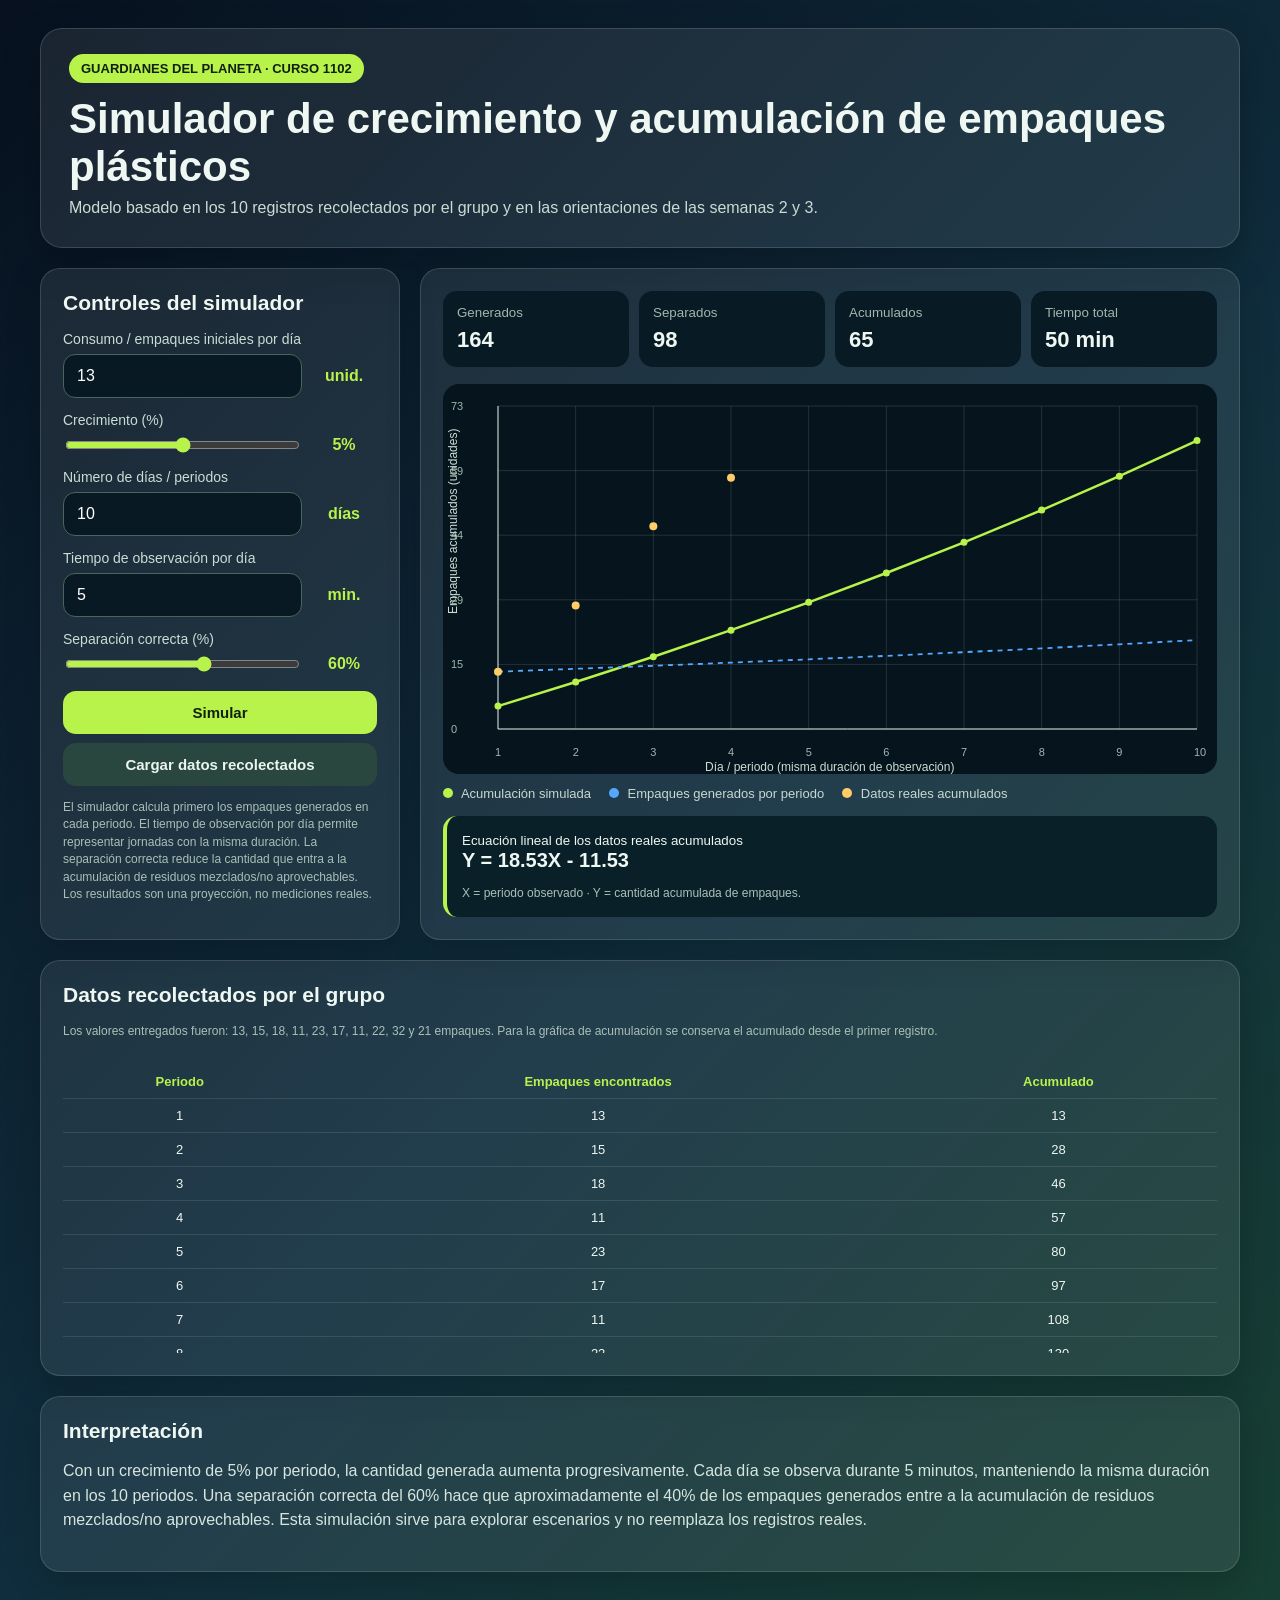
<file: index.html>
<!DOCTYPE html> <html lang="es"> <head> <meta charset="UTF-8"> 
  <meta name="viewport" content="width=device-width, initial-scale=1.0"> 
  <title>Guardianes del Planeta - Simulador</title> 
  <link rel="stylesheet" href="guardianes%20css.css">
</head> <body> <div class="wrap"> <header> <span class="tag">GUARDIANES DEL PLANETA · CURSO 1102</span>
<h1>
  Simulador de crecimiento y acumulación de empaques plásticos
</h1>
<p>
  Modelo basado en los 10 registros recolectados por el grupo
  y en las orientaciones de las semanas 2 y 3.
</p>

</header> <div class="grid">
<section class="card">

  <h2>Controles del simulador</h2>

  <label for="initial">
    Consumo / empaques iniciales por día
  </label>

  <div class="input-row">
    <input
      id="initial"
      type="number"
      min="0"
      step="1"
      value="13"
    >

    <span class="value">unid.</span>
  </div>


  <label for="growth">
    Crecimiento (%)
  </label>

  <div class="input-row">

    <input
      id="growth"
      type="range"
      min="-20"
      max="30"
      step="0.5"
      value="5"
    >

    <span
      id="growthVal"
      class="value"
    >
      5%
    </span>

  </div>


  <label for="days">
    Número de días / periodos
  </label>

  <div class="input-row">

    <input
      id="days"
      type="number"
      min="1"
      max="60"
      step="1"
      value="10"
    >

    <span class="value">
      días
    </span>

  </div>


  <label for="timePerDay">
    Tiempo de observación por día
  </label>

  <div class="input-row">

    <input
      id="timePerDay"
      type="number"
      min="1"
      max="1440"
      step="1"
      value="5"
    >

    <span class="value">
      min.
    </span>

  </div>


  <label for="separation">
    Separación correcta (%)
  </label>

  <div class="input-row">

    <input
      id="separation"
      type="range"
      min="0"
      max="100"
      step="1"
      value="60"
    >

    <span
      id="separationVal"
      class="value"
    >
      60%
    </span>

  </div>


  <button onclick="simulate()">
    Simular
  </button>

  <button
    class="secondary"
    onclick="loadObserved()"
  >
    Cargar datos recolectados
  </button>


  <p class="note">
    El simulador calcula primero los empaques generados en cada
    periodo. El tiempo de observación por día permite representar
    jornadas con la misma duración. La separación correcta reduce
    la cantidad que entra a la acumulación de residuos
    mezclados/no aprovechables. Los resultados son una proyección,
    no mediciones reales.
  </p>

</section>
<section class="card">

  <div class="stats">

    <div class="stat">
      <small>Generados</small>
      <strong id="totalGen">0</strong>
    </div>

    <div class="stat">
      <small>Separados</small>
      <strong id="totalSep">0</strong>
    </div>

    <div class="stat">
      <small>Acumulados</small>
      <strong id="totalAcc">0</strong>
    </div>

    <div class="stat">
      <small>Tiempo total</small>
      <strong id="totalTime">
        0 min
      </strong>
    </div>

  </div>


  <canvas id="chart"></canvas>


  <div class="legend">

    <span>
      <i
        class="dot"
        style="background:#b7f34a"
      ></i>
      Acumulación simulada
    </span>

    <span>
      <i
        class="dot"
        style="background:#56a8ff"
      ></i>
      Empaques generados por periodo
    </span>

    <span>
      <i
        class="dot"
        style="background:#ffcc66"
      ></i>
      Datos reales acumulados
    </span>

  </div>


  <div class="equation">

    <div>
      <small>
        Ecuación lineal de los datos reales acumulados
      </small>
    </div>

    <strong id="equation">
      Y = 18.53X - 11.53
    </strong>

    <div class="note">
      X = periodo observado ·
      Y = cantidad acumulada de empaques.
    </div>

  </div>

</section>

</div>  <section class="card" style="margin-top:20px" >
<h2>
  Datos recolectados por el grupo
</h2>

<p class="note">
  Los valores entregados fueron:
  13, 15, 18, 11, 23, 17, 11, 22, 32 y 21 empaques.
  Para la gráfica de acumulación se conserva el acumulado
  desde el primer registro.
</p>


<div class="table-wrap">

  <table>

    <thead>

      <tr>
        <th>Periodo</th>
        <th>Empaques encontrados</th>
        <th>Acumulado</th>
      </tr>

    </thead>

    <tbody id="observedTable"></tbody>

  </table>

</div>
</section> <section class="card" style="margin-top:20px" >
<h2>
  Interpretación
</h2>

<p
  id="conclusion"
  class="conclusion"
></p>

</section> </div> <script> const observed = [ 13, 15, 18, 11, 23, 17, 11, 22, 32, 21 ]; function cumulative(arr) { let s = 0; return arr.map( v => s += v ); } function regression(xs, ys) { const n = xs.length; const sx = xs.reduce( (a, b) => a + b, 0 ); const sy = ys.reduce( (a, b) => a + b, 0 ); const sxy = xs.reduce( (s, x, i) => s + x * ys[i], 0 ); const sx2 = xs.reduce( (s, x) => s + x * x, 0 ); const m = (n * sxy - sx * sy) / (n * sx2 - sx * sx); const b = (sy - m * sx) / n; return { m, b }; } const obsCum = cumulative(observed); const xs = observed.map( (_, i) => i + 1 ); const reg = regression( xs, obsCum ); document.getElementById( "equation" ).textContent = `Y = ${reg.m.toFixed(2)}X ${ reg.b >= 0 ? "+" : "-" } ${Math.abs(reg.b).toFixed(2)}`; function renderTable() { document.getElementById( "observedTable" ).innerHTML = observed.map( (v, i) => ` <tr> <td>${i + 1}</td> <td>${v}</td> <td>${obsCum[i]}</td> </tr> ` ).join(""); } renderTable(); function loadObserved() { document.getElementById( "initial" ).value = observed[0]; document.getElementById( "days" ).value = observed.length; document.getElementById( "growth" ).value = 0; document.getElementById( "separation" ).value = 0; updateLabels(); simulate(); } function updateLabels() { document.getElementById( "growthVal" ).textContent = `${document.getElementById("growth").value}%`; document.getElementById( "separationVal" ).textContent = `${document.getElementById("separation").value}%`; } document.getElementById( "growth" ).addEventListener( "input", updateLabels ); document.getElementById( "separation" ).addEventListener( "input", updateLabels ); function simulate() { updateLabels(); const initial = Math.max( 0, Number( document.getElementById( "initial" ).value ) || 0 ); const growth = Number( document.getElementById( "growth" ).value ) || 0; const days = Math.max( 1, Math.min( 60, Number( document.getElementById( "days" ).value ) || 1 ) ); const timePerDay = Math.max( 1, Math.min( 1440, Number( document.getElementById( "timePerDay" ).value ) || 1 ) ); const sep = Math.max( 0, Math.min( 100, Number( document.getElementById( "separation" ).value ) || 0 ) ); const generated = []; const separated = []; const accumulated = []; let acc = 0; for ( let d = 1; d <= days; d++ ) { const gen = initial * Math.pow( 1 + growth / 100, d - 1 ); const good = gen * sep / 100; const mixed = gen - good; acc += mixed; generated.push(gen); separated.push(good); accumulated.push(acc); } const totalGen = generated.reduce( (a, b) => a + b, 0 ); const totalSep = separated.reduce( (a, b) => a + b, 0 ); document.getElementById( "totalGen" ).textContent = Math.round(totalGen); document.getElementById( "totalSep" ).textContent = Math.round(totalSep); document.getElementById( "totalAcc" ).textContent = Math.round( accumulated[ accumulated.length - 1 ] ); document.getElementById( "totalTime" ).textContent = `${ days * timePerDay >= 60 ? ( days * timePerDay / 60 ).toFixed(1) + " h" : days * timePerDay + " min" }`; drawChart( generated, accumulated, days ); const trend = growth > 0 ? `Con un crecimiento de ${growth}% por periodo, la cantidad generada aumenta progresivamente.` : growth < 0 ? `Con un cambio de ${growth}% por periodo, la cantidad generada disminuye progresivamente.` : `Sin crecimiento, la generación se mantiene aproximadamente constante.`; document.getElementById( "conclusion" ).textContent = `${trend} Cada día se observa durante ${timePerDay} minuto${ timePerDay === 1 ? "" : "s" }, manteniendo la misma duración en los ${days} periodos. Una separación correcta del ${sep}% hace que aproximadamente el ${ 100 - sep }% de los empaques generados entre a la acumulación de residuos mezclados/no aprovechables. Esta simulación sirve para explorar escenarios y no reemplaza los registros reales.`; } function drawChart( generated, accumulated, days ) { const c = document.getElementById( "chart" ); const ctx = c.getContext("2d"); const dpr = window.devicePixelRatio || 1; const rect = c.getBoundingClientRect(); c.width = rect.width * dpr; c.height = 390 * dpr; ctx.setTransform( dpr, 0, 0, dpr, 0, 0 ); const W = rect.width; const H = 390; ctx.clearRect( 0, 0, W, H ); const left = 55; const right = 20; const top = 22; const bottom = 45; const pw = W - left - right; const ph = H - top - bottom; const maxY = Math.max( 10, ...accumulated, ...observed ) * 1.12; const maxX = Math.max( 10, days ); function px(x) { return ( left + (x - 1) / (maxX - 1) * pw ); } function py(y) { return ( top + ph - (y / maxY) * ph ); } ctx.strokeStyle = "rgba(255,255,255,.12)"; ctx.lineWidth = 1; for ( let i = 0; i <= 5; i++ ) { const y = top + ph * i / 5; ctx.beginPath(); ctx.moveTo( left, y ); ctx.lineTo( W - right, y ); ctx.stroke(); ctx.fillStyle = "#9fb7ae"; ctx.font = "11px Arial"; const val = Math.round( maxY - maxY * i / 5 ); ctx.fillText( val, 8, y + 4 ); } for ( let i = 1; i <= maxX; i++ ) { if ( i > 15 && i % 5 !== 0 ) { continue; } const x = px(i); ctx.beginPath(); ctx.moveTo( x, top ); ctx.lineTo( x, top + ph ); ctx.stroke(); ctx.fillStyle = "#9fb7ae"; ctx.font = "11px Arial"; ctx.fillText( i, x - 3, H - 18 ); } ctx.strokeStyle = "#dbe8e2"; ctx.beginPath(); ctx.moveTo( left, top ); ctx.lineTo( left, top + ph ); ctx.lineTo( W - right, top + ph ); ctx.stroke(); ctx.fillStyle = "#c9ddd4"; ctx.font = "12px Arial"; ctx.fillText( "Día / periodo (misma duración de observación)", W / 2 - 125, H - 3 ); ctx.save(); ctx.translate( 14, H / 2 + 35 ); ctx.rotate( -Math.PI / 2 ); ctx.fillText( "Empaques acumulados (unidades)", 0, 0 ); ctx.restore(); function line( data, stroke ) { ctx.strokeStyle = stroke; ctx.lineWidth = 2.5; ctx.beginPath(); data.forEach( (v, i) => { const X = px(i + 1); const Y = py(v); if (i) { ctx.lineTo(X, Y); } else { ctx.moveTo(X, Y); } } ); ctx.stroke(); data.forEach( (v, i) => { ctx.fillStyle = stroke; ctx.beginPath(); ctx.arc( px(i + 1), py(v), 3.5, 0, Math.PI * 2 ); ctx.fill(); } ); } line( accumulated, "#b7f34a" ); ctx.strokeStyle = "#56a8ff"; ctx.lineWidth = 1.8; ctx.setLineDash([ 5, 5 ]); ctx.beginPath(); generated.forEach( (v, i) => { const X = px(i + 1); const Y = py(v); if (i) { ctx.lineTo(X, Y); } else { ctx.moveTo(X, Y); } } ); ctx.stroke(); ctx.setLineDash([]); if (days >= 2) { ctx.fillStyle = "#ffcc66"; const n = Math.min( days, observed.length ); for ( let i = 0; i < n; i++ ) { ctx.beginPath(); ctx.arc( px(i + 1), py(obsCum[i]), 4, 0, Math.PI * 2 ); ctx.fill(); } } } window.addEventListener( "resize", () => simulate() ); simulate(); </script> </body> </html>
</file>
